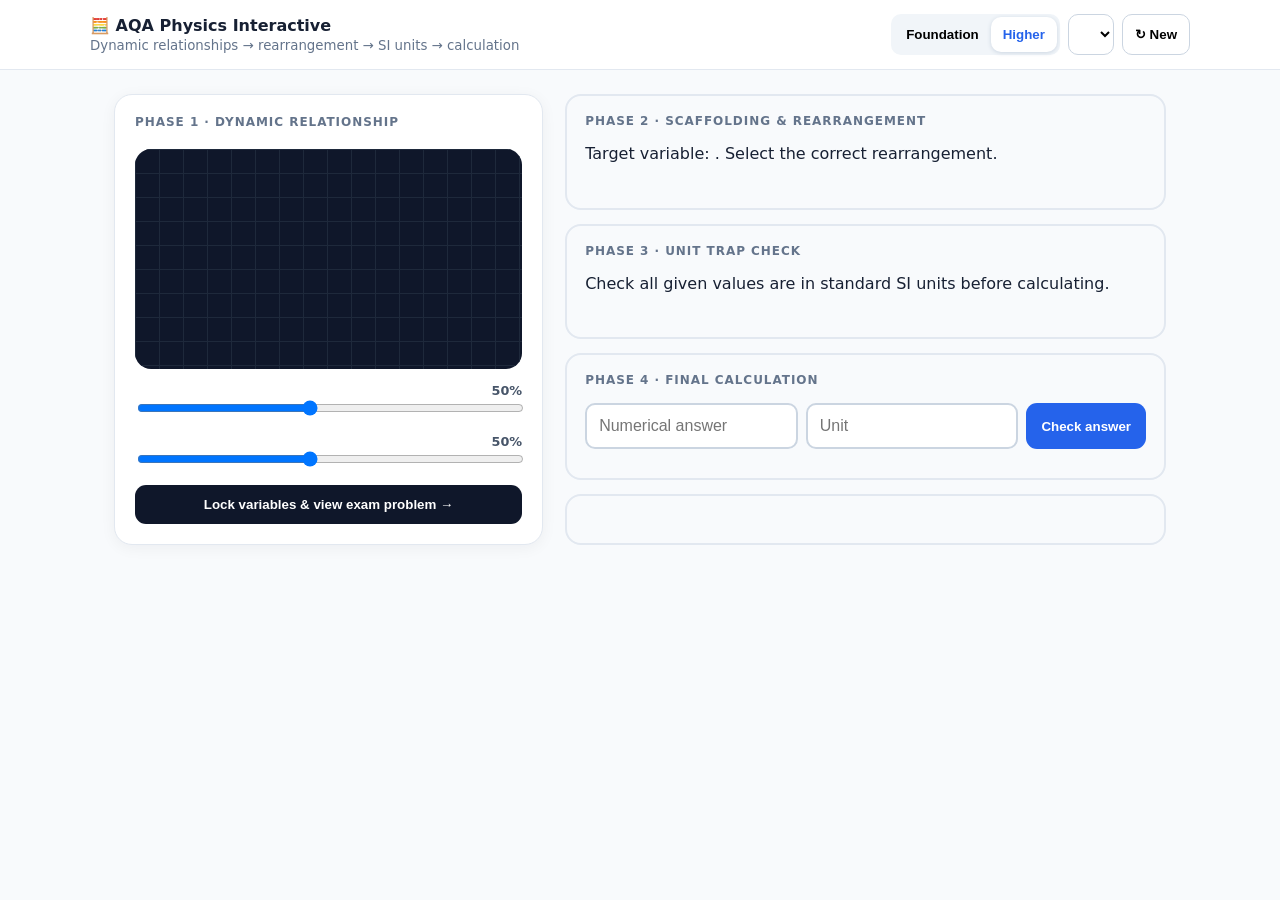
<file: tools/aqa-physics-interactive-fixed.html>
<!doctype html><html lang="en"><head><meta charset="utf-8"><meta name="viewport" content="width=device-width,initial-scale=1"><title>AQA Physics Interactive</title></head><body><p id="loading" style="font-family:system-ui;padding:20px">Loading Physics Interactive…</p><script>(async()=>{try{let html=await fetch('aqa-physics-interactive.html',{cache:'no-store'}).then(r=>{if(!r.ok)throw new Error('Could not load simulator');return r.text()});html=html.replace("let m=r(200,1000),v:r=undefined;v=rand(5,25);","let m=r(200,1000),v=rand(5,25);");document.open();document.write(html);document.close()}catch(err){document.getElementById('loading').textContent='Physics Interactive could not load: '+err.message}})();</script></body></html>
</file>
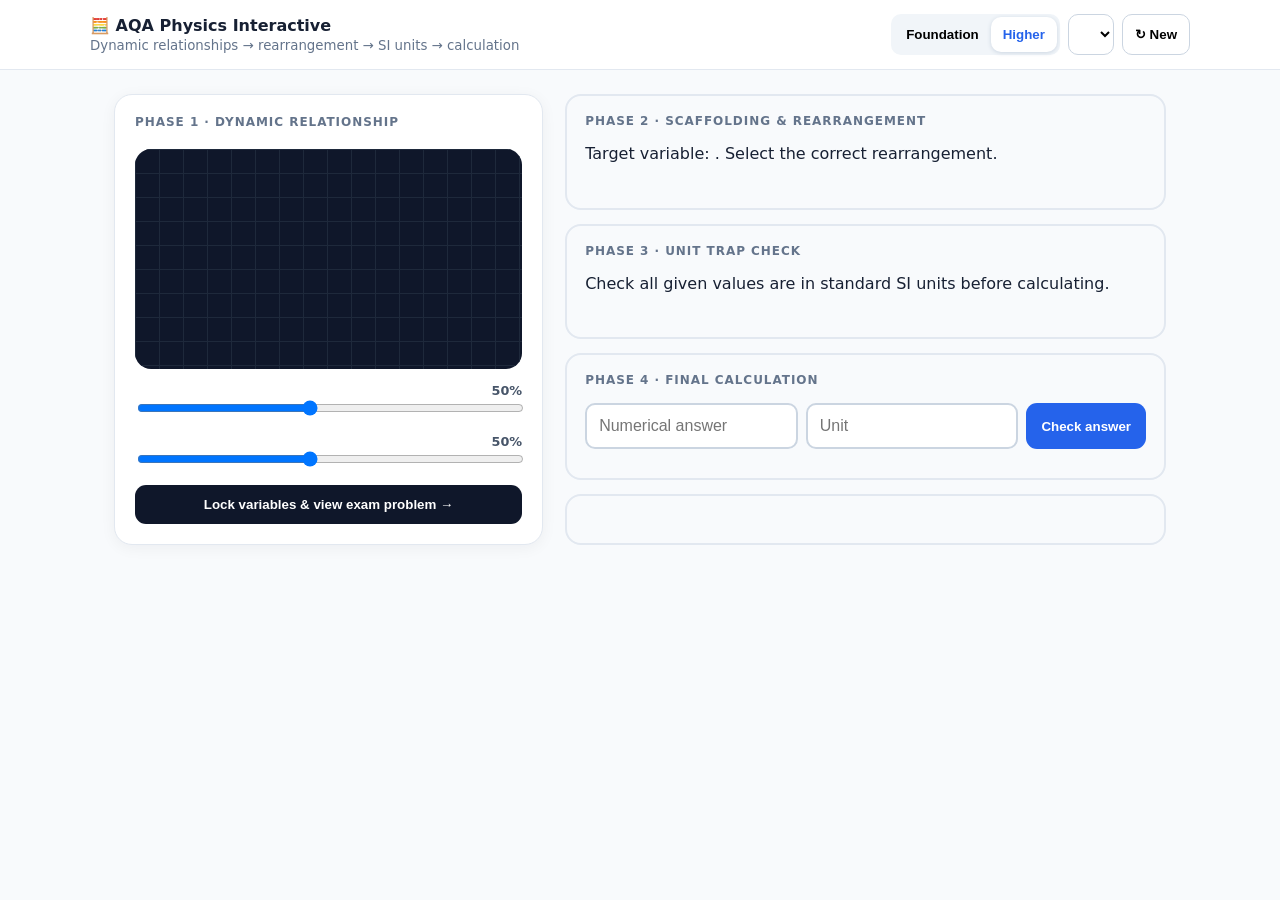
<file: tools/aqa-physics-interactive.html>
<!doctype html><html lang="en"><head><meta charset="utf-8"><meta name="viewport" content="width=device-width,initial-scale=1"><title>AQA Physics Interactive Simulator</title><style>:root{font-family:Inter,system-ui,sans-serif;color:#172033;background:#f8fafc}*{box-sizing:border-box}body{margin:0}.top{position:sticky;top:0;z-index:4;background:#fff;border-bottom:1px solid #e2e8f0;padding:14px}.top-inner{max-width:1100px;margin:auto;display:flex;justify-content:space-between;gap:12px;align-items:center;flex-wrap:wrap}.brand strong{display:block}.brand small{color:#64748b}.controls{display:flex;gap:8px;flex-wrap:wrap}.controls select,.controls button{padding:10px 12px;border:1px solid #cbd5e1;border-radius:10px;background:#fff;font-weight:800}.tier{display:flex;background:#f1f5f9;border-radius:10px;padding:3px}.tier button{border:0;background:transparent}.tier button.active{background:#fff;box-shadow:0 1px 4px #cbd5e1;color:#2563eb}.wrap{max-width:1100px;margin:auto;padding:24px;display:grid;grid-template-columns:5fr 7fr;gap:22px}.card{background:#fff;border:1px solid #e2e8f0;border-radius:18px;padding:20px;box-shadow:0 3px 15px rgba(15,23,42,.05)}.phase{font-size:.75rem;text-transform:uppercase;letter-spacing:.08em;color:#64748b;font-weight:900}.visual{height:220px;border-radius:16px;background:#0f172a;position:relative;overflow:hidden;margin:14px 0;color:#fff}.gridbg{position:absolute;inset:0;background-image:linear-gradient(#1e293b 1px,transparent 1px),linear-gradient(90deg,#1e293b 1px,transparent 1px);background-size:24px 24px}.object{position:absolute;bottom:42px;left:20%;width:80px;height:42px;background:#38bdf8;border-radius:10px;transition:.25s}.vector{position:absolute;height:8px;background:linear-gradient(90deg,#f59e0b,#ef4444);bottom:58px;left:30%;border-radius:999px;transition:.25s}.energy{position:absolute;bottom:26px;left:30px;width:55px;background:linear-gradient(#22c55e,#16a34a);border-radius:8px 8px 0 0;transition:.25s}.wave{position:absolute;inset:35px 20px;background-repeat:repeat-x;background-size:80px 80px;background-image:url("data:image/svg+xml,%3Csvg xmlns='http://www.w3.org/2000/svg' width='80' height='80'%3E%3Cpath d='M0 40 Q20 5 40 40 T80 40' fill='none' stroke='%2338bdf8' stroke-width='4'/%3E%3C/svg%3E");transition:.25s}.circuit{position:absolute;inset:40px;border:4px solid #38bdf8;border-radius:16px}.electron{position:absolute;width:12px;height:12px;background:#facc15;border-radius:50%;top:-8px;left:10%;animation:flow 2s linear infinite}@keyframes flow{to{left:90%}}.slider-row{margin:14px 0}.slider-row label{display:flex;justify-content:space-between;font-size:.8rem;font-weight:800;color:#475569}.slider-row input{width:100%}.scenario{background:#eff6ff;border:2px solid #93c5fd;border-radius:16px;padding:18px;font-size:1.05rem;line-height:1.55}.steps{display:grid;gap:14px}.step{border:2px solid #e2e8f0;border-radius:16px;padding:18px}.step.active{border-color:#3b82f6;box-shadow:0 0 0 4px #dbeafe}.step.done{border-color:#22c55e}.formula-grid{display:grid;grid-template-columns:repeat(3,1fr);gap:8px}.formula{padding:12px;border:2px solid #e2e8f0;background:#fff;border-radius:10px;font:700 1rem ui-monospace,monospace;cursor:pointer}.formula:hover{border-color:#60a5fa}.input-row{display:flex;gap:8px;flex-wrap:wrap}.input-row input,.input-row select{padding:12px;border:2px solid #cbd5e1;border-radius:10px;font-size:1rem;min-width:0;flex:1}.btn{padding:12px 15px;border:0;border-radius:11px;font-weight:900;cursor:pointer;background:#e2e8f0}.btn.primary{background:#2563eb;color:#fff}.btn.dark{background:#0f172a;color:#fff;width:100%}.feedback{position:fixed;right:18px;bottom:18px;max-width:350px;padding:15px 18px;border-radius:14px;background:#0f172a;color:#fff;box-shadow:0 12px 35px #0003;z-index:10}.feedback.good{background:#166534}.feedback.bad{background:#991b1b}.hint{margin-top:12px;background:#eef2ff;border:1px solid #c7d2fe;padding:12px;border-radius:10px;color:#3730a3}.complete{text-align:center;padding:22px;background:#f0fdf4;border-radius:14px}.complete strong{font-size:1.5rem;color:#15803d}.hidden{display:none!important}@media(max-width:820px){.wrap{grid-template-columns:1fr;padding:14px}.formula-grid{grid-template-columns:1fr}.top-inner{align-items:flex-start}.controls{width:100%}.controls select{flex:1}}</style></head><body><header class="top"><div class="top-inner"><div class="brand"><strong>🧮 AQA Physics Interactive</strong><small>Dynamic relationships → rearrangement → SI units → calculation</small></div><div class="controls"><div class="tier"><button data-tier="Foundation">Foundation</button><button data-tier="Higher" class="active">Higher</button></div><select id="eqSelect"></select><button id="refresh">↻ New</button></div></div></header><main class="wrap"><section><article class="card"><div class="phase">Phase 1 · Dynamic relationship</div><h2 id="eqTitle"></h2><div id="visual" class="visual"><div class="gridbg"></div><div id="visualInner"></div></div><div class="slider-row"><label><span id="label1"></span><b id="val1">50%</b></label><input id="s1" type="range" min="10" max="100" value="50"></div><div class="slider-row"><label><span id="label2"></span><b id="val2">50%</b></label><input id="s2" type="range" min="10" max="100" value="50"></div><button id="lock" class="btn dark">Lock variables & view exam problem →</button></article><article id="scenarioCard" class="scenario hidden"><b>AQA-style exam scenario</b><p id="scenario"></p></article></section><section class="steps"><article id="step2" class="step"><div class="phase">Phase 2 · Scaffolding & rearrangement</div><p>Target variable: <strong id="targetName"></strong>. Select the correct rearrangement.</p><div id="formulaGrid" class="formula-grid"></div><div id="formulaHint" class="hint hidden"></div></article><article id="step3" class="step"><div class="phase">Phase 3 · Unit trap check</div><p>Check all given values are in standard SI units before calculating.</p><div id="givens"></div><div id="conversion" class="input-row hidden"><input id="convVal" type="number" step="any" placeholder="Converted value"><input id="convUnit" placeholder="SI unit"><button id="checkConv" class="btn primary">Check conversion</button></div><button id="noTrap" class="btn primary hidden">Units checked →</button></article><article id="step4" class="step"><div class="phase">Phase 4 · Final calculation</div><p id="calcPrompt"></p><div class="input-row"><input id="answer" type="number" step="any" placeholder="Numerical answer"><input id="answerUnit" placeholder="Unit"><button id="checkAnswer" class="btn primary">Check answer</button></div><div id="calcHint" class="hint hidden"></div></article><article id="step5" class="step"><div class="complete hidden" id="complete"><div style="font-size:2rem">✅</div><strong>Full-mark calculation</strong><p>Correct formula, SI units, value and final unit.</p><button id="another" class="btn primary">Try another question</button></div></article></section></main><div id="feedback" class="feedback hidden"></div><script>const E={"F=ma":{t:"Newton's Second Law",c:'mechanics',v:['F','m','a'],n:{F:'Resultant force',m:'Mass',a:'Acceleration'},u:{F:'N',m:'kg',a:'m/s²'},f:{F:'F=m×a',m:'m=F÷a',a:'a=F÷m'},trap:{m:['g',1000,'divide by 1000 to convert g to kg']},gen:()=>{let m=r(500,2000),a=rf(1,5);return{m,a,F:round(m*a)}},q:(x,d)=>x==='F'?`A vehicle has mass ${d.m} and acceleration ${d.a}. Calculate the resultant force.`:x==='m'?`A resultant force of ${d.F} causes acceleration ${d.a}. Calculate the mass.`:`A force of ${d.F} acts on mass ${d.m}. Calculate the acceleration.`},"W=mg":{t:'Weight & Gravity',c:'mechanics',v:['W','m','g'],n:{W:'Weight',m:'Mass',g:'Gravitational field strength'},u:{W:'N',m:'kg',g:'N/kg'},f:{W:'W=m×g',m:'m=W÷g',g:'g=W÷m'},trap:{m:['g',1000,'divide by 1000 to convert g to kg']},gen:()=>{let m=r(10,100),g:9.8;return{m,g,W:round(m*g)}},q:(x,d)=>x==='W'?`An object has mass ${d.m} where g=${d.g}. Calculate weight.`:x==='m'?`An object weighs ${d.W} where g=${d.g}. Calculate mass.`:`An object of mass ${d.m} weighs ${d.W}. Calculate g.`},"W=Fs":{t:'Work Done',c:'mechanics',v:['W','F','s'],n:{W:'Work done',F:'Force',s:'Distance'},u:{W:'J',F:'N',s:'m'},f:{W:'W=F×s',F:'F=W÷s',s:'s=W÷F'},trap:{s:['km',.001,'multiply km by 1000 to convert to m']},gen:()=>{let F=r(50,500),s=r(2,40);return{F,s,W:F*s}},q:(x,d)=>x==='W'?`A force of ${d.F} moves an object ${d.s}. Calculate work done.`:x==='F'?`${d.W} of work moves an object ${d.s}. Calculate force.`:`A force of ${d.F} transfers ${d.W}. Calculate distance.`},"Ek=0.5mv²":{t:'Kinetic Energy',c:'energy',v:['Ek','m','v'],n:{Ek:'Kinetic energy',m:'Mass',v:'Speed'},u:{Ek:'J',m:'kg',v:'m/s'},f:{Ek:'Ek=½mv²',m:'m=2Ek÷v²',v:'v=√(2Ek÷m)'},trap:{m:['g',1000,'divide by 1000 to convert g to kg']},gen:()=>{let m=r(200,1000),v:r=undefined;v=rand(5,25);return{m,v,Ek:.5*m*v*v}},q:(x,d)=>x==='Ek'?`A car of mass ${d.m} travels at ${d.v}. Calculate kinetic energy.`:x==='m'?`An object travelling at ${d.v} has ${d.Ek} kinetic energy. Calculate mass.`:`A mass ${d.m} has ${d.Ek} kinetic energy. Calculate speed.`},"Ep=mgh":{t:'Gravitational Potential Energy',c:'energy',v:['Ep','m','h'],n:{Ep:'GPE',m:'Mass',h:'Height'},u:{Ep:'J',m:'kg',h:'m'},f:{Ep:'Ep=mgh',m:'m=Ep÷gh',h:'h=Ep÷mg'},trap:{m:['g',1000,'divide by 1000 to convert g to kg']},gen:()=>{let m=rand(5,50),h=rand(2,50),g=9.8;return{m,h,Ep:round(m*g*h)}},q:(x,d)=>x==='Ep'?`A mass ${d.m} is lifted ${d.h}. Calculate GPE gained using g=9.8 N/kg.`:x==='m'?`An object gains ${d.Ep} GPE when lifted ${d.h}. Calculate mass.`:`A ${d.m} mass gains ${d.Ep} GPE. Calculate height.`},"P=E/t":{t:'Power & Energy',c:'energy',v:['P','E','t'],n:{P:'Power',E:'Energy',t:'Time'},u:{P:'W',E:'J',t:'s'},f:{P:'P=E÷t',E:'E=P×t',t:'t=E÷P'},trap:{t:['min',1/60,'multiply minutes by 60 to convert to s'],E:['kJ',.001,'multiply kJ by 1000 to convert to J']},gen:()=>{let P=rand(100,1500),t=rand(30,300);return{P,t,E:P*t}},q:(x,d)=>x==='P'?`An appliance transfers ${d.E} in ${d.t}. Calculate power.`:x==='E'?`A ${d.P} appliance runs for ${d.t}. Calculate energy.`:`A ${d.P} appliance transfers ${d.E}. Calculate time.`},"M=Fd":{t:'Moments',c:'mechanics',v:['M','F','d'],n:{M:'Moment',F:'Force',d:'Perpendicular distance'},u:{M:'Nm',F:'N',d:'m'},f:{M:'M=F×d',F:'F=M÷d',d:'d=M÷F'},trap:{d:['cm',100,'divide cm by 100 to convert to m']},gen:()=>{let F=rand(20,300),d=rf(.1,2);return{F,d,M:round(F*d)}},q:(x,d)=>x==='M'?`A force ${d.F} acts ${d.d} from a pivot. Calculate the moment.`:x==='F'?`A moment ${d.M} acts at distance ${d.d}. Calculate force.`:`A force ${d.F} creates moment ${d.M}. Calculate perpendicular distance.`},"F=ke":{t:"Hooke's Law",c:'mechanics',v:['F','k','e'],n:{F:'Force',k:'Spring constant',e:'Extension'},u:{F:'N',k:'N/m',e:'m'},f:{F:'F=k×e',k:'k=F÷e',e:'e=F÷k'},trap:{e:['cm',100,'divide cm by 100 to convert to m']},gen:()=>{let k=rand(50,500),e=rf(.05,.5);return{k,e,F:round(k*e)}},q:(x,d)=>x==='F'?`A spring has k=${d.k} and extension ${d.e}. Calculate force.`:x==='k'?`Force ${d.F} produces extension ${d.e}. Calculate k.`:`Force ${d.F} acts on spring k=${d.k}. Calculate extension.`},"V=IR":{t:"Ohm's Law",c:'electricity',v:['V','I','R'],n:{V:'Potential difference',I:'Current',R:'Resistance'},u:{V:'V',I:'A',R:'Ω'},f:{V:'V=I×R',I:'I=V÷R',R:'R=V÷I'},trap:{I:['mA',1000,'divide mA by 1000 to convert to A']},gen:()=>{let I=rf(.2,5),R=rand(5,100);return{I,R,V:round(I*R)}},q:(x,d)=>x==='V'?`A resistor ${d.R} carries current ${d.I}. Calculate potential difference.`:x==='I'?`Potential difference ${d.V} is across resistance ${d.R}. Calculate current.`:`Potential difference ${d.V} causes current ${d.I}. Calculate resistance.`},"Q=It":{t:'Charge Flow',c:'electricity',v:['Q','I','t'],n:{Q:'Charge',I:'Current',t:'Time'},u:{Q:'C',I:'A',t:'s'},f:{Q:'Q=I×t',I:'I=Q÷t',t:'t=Q÷I'},trap:{t:['min',1/60,'multiply minutes by 60 to convert to s'],I:['mA',1000,'divide mA by 1000 to convert to A']},gen:()=>{let I=rf(.2,5),t=rand(30,300);return{I,t,Q:round(I*t)}},q:(x,d)=>x==='Q'?`A current ${d.I} flows for ${d.t}. Calculate charge.`:x==='I'?`${d.Q} charge flows in ${d.t}. Calculate current.`:`Current ${d.I} transfers ${d.Q}. Calculate time.`},"P=VI":{t:'Electrical Power',c:'electricity',v:['P','V','I'],n:{P:'Power',V:'Potential difference',I:'Current'},u:{P:'W',V:'V',I:'A'},f:{P:'P=V×I',V:'V=P÷I',I:'I=P÷V'},trap:{I:['mA',1000,'divide mA by 1000 to convert to A']},gen:()=>{let V=[6,12,230][rand(0,2)],I=rf(.2,10);return{V,I,P:round(V*I)}},q:(x,d)=>x==='P'?`An appliance at ${d.V} draws ${d.I}. Calculate power.`:x==='V'?`A ${d.P} appliance draws ${d.I}. Calculate potential difference.`:`A ${d.P} appliance runs at ${d.V}. Calculate current.`},"E=QV":{t:'Energy & Charge',c:'electricity',v:['E','Q','V'],n:{E:'Energy',Q:'Charge',V:'Potential difference'},u:{E:'J',Q:'C',V:'V'},f:{E:'E=Q×V',Q:'Q=E÷V',V:'V=E÷Q'},trap:{E:['kJ',.001,'multiply kJ by 1000 to convert to J']},gen:()=>{let Q=rand(5,50),V=[6,12,230][rand(0,2)];return{Q,V,E:Q*V}},q:(x,d)=>x==='E'?`${d.Q} charge moves through ${d.V}. Calculate energy.`:x==='Q'?`${d.E} energy is transferred at ${d.V}. Calculate charge.`:`${d.E} energy transfers with ${d.Q} charge. Calculate potential difference.`},"v=fλ":{t:'Wave Speed',c:'waves',v:['v','f','λ'],n:{v:'Wave speed',f:'Frequency',λ:'Wavelength'},u:{v:'m/s',f:'Hz',λ:'m'},f:{v:'v=f×λ',f:'f=v÷λ',λ:'λ=v÷f'},trap:{λ:['cm',100,'divide cm by 100 to convert to m']},gen:()=>{let f=rand(20,600),λ=rf(.1,2);return{f,λ,v:round(f*λ)}},q:(x,d)=>x==='v'?`A wave has frequency ${d.f} and wavelength ${d.λ}. Calculate speed.`:x==='f'?`A wave travels at ${d.v} with wavelength ${d.λ}. Calculate frequency.`:`A wave travels at ${d.v} with frequency ${d.f}. Calculate wavelength.`},"s=vt":{t:'Distance & Speed',c:'mechanics',v:['s','v','t'],n:{s:'Distance',v:'Speed',t:'Time'},u:{s:'m',v:'m/s',t:'s'},f:{s:'s=v×t',v:'v=s÷t',t:'t=s÷v'},trap:{t:['min',1/60,'multiply minutes by 60 to convert to s']},gen:()=>{let v=rf(1,20),t=rand(10,300);return{v,t,s:round(v*t)}},q:(x,d)=>x==='s'?`An object moves at ${d.v} for ${d.t}. Calculate distance.`:x==='v'?`An object travels ${d.s} in ${d.t}. Calculate speed.`:`An object travels ${d.s} at ${d.v}. Calculate time.`},"p=mv":{t:'Momentum',c:'mechanics',v:['p','m','v'],n:{p:'Momentum',m:'Mass',v:'Velocity'},u:{p:'kg m/s',m:'kg',v:'m/s'},f:{p:'p=m×v',m:'m=p÷v',v:'v=p÷m'},trap:{m:['g',1000,'divide g by 1000 to convert to kg']},gen:()=>{let m=rand(50,2000),v=rf(1,30);return{m,v,p:round(m*v)}},q:(x,d)=>x==='p'?`A mass ${d.m} moves at velocity ${d.v}. Calculate momentum.`:x==='m'?`Momentum is ${d.p} at velocity ${d.v}. Calculate mass.`:`Mass ${d.m} has momentum ${d.p}. Calculate velocity.`}};function rand(a,b){return Math.floor(Math.random()*(b-a+1))+a}function r(a,b){return rand(a,b)}function rf(a,b){return Math.round((a+Math.random()*(b-a))*100)/100}function round(x){return Math.round(x*100)/100}let tier='Higher',id='F=ma',q=null,step=1,attempts=0,chosen='';const $=x=>document.getElementById(x);function solve(eq,target,v){switch(id){case'F=ma':return target==='F'?v.m*v.a:target==='m'?v.F/v.a:v.F/v.m;case'W=mg':return target==='W'?v.m*v.g:target==='m'?v.W/v.g:v.W/v.m;case'W=Fs':return target==='W'?v.F*v.s:target==='F'?v.W/v.s:v.W/v.F;case'Ek=0.5mv²':return target==='Ek'?.5*v.m*v.v*v.v:target==='m'?2*v.Ek/(v.v*v.v):Math.sqrt(2*v.Ek/v.m);case'Ep=mgh':return target==='Ep'?v.m*9.8*v.h:target==='m'?v.Ep/(9.8*v.h):v.Ep/(9.8*v.m);case'P=E/t':return target==='P'?v.E/v.t:target==='E'?v.P*v.t:v.E/v.P;case'M=Fd':return target==='M'?v.F*v.d:target==='F'?v.M/v.d:v.M/v.F;case'F=ke':return target==='F'?v.k*v.e:target==='k'?v.F/v.e:v.F/v.k;case'V=IR':return target==='V'?v.I*v.R:target==='I'?v.V/v.R:v.V/v.I;case'Q=It':return target==='Q'?v.I*v.t:target==='I'?v.Q/v.t:v.Q/v.I;case'P=VI':return target==='P'?v.V*v.I:target==='V'?v.P/v.I:v.P/v.V;case'E=QV':return target==='E'?v.Q*v.V:target==='Q'?v.E/v.V:v.E/v.Q;case'v=fλ':return target==='v'?v.f*v['λ']:target==='f'?v.v/v['λ']:v.v/v.f;case's=vt':return target==='s'?v.v*v.t:target==='v'?v.s/v.t:v.s/v.v;case'p=mv':return target==='p'?v.m*v.v:target==='m'?v.p/v.v:v.p/v.m}}function dispVal(eq,k,val,trap){if(trap&&trap.k===k)return `${round(val*trap.mult)} ${trap.unit}`;return `${val} ${eq.u[k]}`}function newQ(){let eq=E[id],vals=eq.gen(),target=eq.v[rand(0,eq.v.length-1)],poss=eq.v.filter(k=>k!==target&&eq.trap?.[k]),trap=null;if(tier==='Higher'&&poss.length&&Math.random()>.4){let k=poss[rand(0,poss.length-1)],x=eq.trap[k];trap={k,unit:x[0],mult:x[1],rule:x[2]}}let d={};eq.v.forEach(k=>d[k]=dispVal(eq,k,vals[k],trap));q={eq,vals,target,trap,d};step=1;attempts=0;chosen='';$('eqTitle').textContent=eq.t;$('scenario').textContent=eq.q(target,d);$('targetName').textContent=`${eq.n[target]} (${target})`;$('calcPrompt').textContent=`Calculate ${eq.n[target]} (${target}) and give the correct unit.`;$('s1').value=50;$('s2').value=50;$('val1').textContent='50%';$('val2').textContent='50%';$('label1').textContent=eq.n[eq.v[1]];$('label2').textContent=eq.n[eq.v[2]];renderVisual();renderFormulas();renderSteps()}function renderVisual(){let eq=q?.eq||E[id],a=+$('s1').value,b=+$('s2').value,out='';if(eq.c==='electricity')out='<div class="circuit"><i class="electron"></i></div>';else if(eq.c==='waves')out=`<div class="wave" style="transform:scaleY(${.4+b/100}) scaleX(${.6+a/150})"></div>`;else if(eq.c==='energy')out=`<div class="energy" style="height:${35+a*1.35}px"></div><div class="energy" style="left:120px;height:${35+b*1.35}px;background:linear-gradient(#38bdf8,#2563eb)"></div>`;else out=`<div class="vector" style="width:${40+a*1.5}px"></div><div class="object" style="transform:scale(${.7+b/180}) translateX(${a/8}px)"></div>`;$('visualInner').innerHTML=out}function renderFormulas(){let arr=Object.values(q.eq.f);$('formulaGrid').innerHTML=arr.map(x=>`<button class="formula" data-f="${x}">${x}</button>`).join('');$('formulaGrid').querySelectorAll('button').forEach(b=>b.onclick=()=>formula(b.dataset.f))}function renderSteps(){['step2','step3','step4','step5'].forEach((x,i)=>{$(x).classList.toggle('active',step===i+2);$(x).classList.toggle('done',step>i+2)});$('scenarioCard').classList.toggle('hidden',step<2);$('conversion').classList.toggle('hidden',!(step===3&&q.trap));$('noTrap').classList.toggle('hidden',!(step===3&&!q.trap));$('complete').classList.toggle('hidden',step<5);$('givens').innerHTML=q.eq.v.filter(k=>k!==q.target).map(k=>`<p><b>${q.eq.n[k]}:</b> ${q.d[k]}${q.trap?.k===k?' ⚠️':''}</p>`).join('');$('formulaHint').classList.toggle('hidden',attempts<2);$('formulaHint').textContent=`Base relationship: ${q.eq.f[q.eq.v[0]]}. Rearrange so ${q.target} is alone.`}function toast(ok,msg){$('feedback').textContent=msg;$('feedback').className=`feedback ${ok?'good':'bad'}`;setTimeout(()=>$('feedback').classList.add('hidden'),3000)}function formula(f){chosen=f;if(f===q.eq.f[q.target]){step=3;toast(true,'Correct rearrangement. Now check SI units.')}else{attempts++;toast(false,'Not quite — rearrange so the target variable is alone.')}renderSteps()}function checkConv(){let val=parseFloat($('convVal').value),unit=$('convUnit').value.trim(),expected=q.vals[q.trap.k],ok=Math.abs(val-expected)<=Math.max(.01,Math.abs(expected)*.02)&&unit===q.eq.u[q.trap.k];if(ok){step=4;toast(true,'Correct SI conversion.')}else toast(false,`Check the conversion: ${q.trap.rule}; unit ${q.eq.u[q.trap.k]}.`);renderSteps()}function checkFinal(){let val=parseFloat($('answer').value),unit=$('answerUnit').value.trim(),expected=solve(q.eq,q.target,q.vals),ok=Math.abs(val-expected)<=Math.max(.05,Math.abs(expected)*.03)&&unit===q.eq.u[q.target];if(ok){step=5;toast(true,'Full marks: correct value and unit.');parent.postMessage({type:'gcse-course-tool-result',tool:'physics-interactive',equation:id,success:true},'*')}else{$('calcHint').classList.remove('hidden');$('calcHint').textContent=`Check your substitution into ${chosen||q.eq.f[q.target]}. Expected unit: ${q.eq.u[q.target]}.`;toast(false,'Check the calculation and unit.')}renderSteps()}Object.keys(E).forEach(k=>$('eqSelect').insertAdjacentHTML('beforeend',`<option value="${k}">${E[k].t} (${k})</option>`));$('eqSelect').onchange=e=>{id=e.target.value;newQ()};document.querySelectorAll('[data-tier]').forEach(b=>b.onclick=()=>{tier=b.dataset.tier;document.querySelectorAll('[data-tier]').forEach(x=>x.classList.toggle('active',x===b));newQ()});$('refresh').onclick=newQ;$('s1').oninput=e=>{$('val1').textContent=e.target.value+'%';renderVisual()};$('s2').oninput=e=>{$('val2').textContent=e.target.value+'%';renderVisual()};$('lock').onclick=()=>{step=2;renderSteps()};$('noTrap').onclick=()=>{step=4;renderSteps()};$('checkConv').onclick=checkConv;$('checkAnswer').onclick=checkFinal;$('another').onclick=newQ;newQ();</script></body></html>
</file>
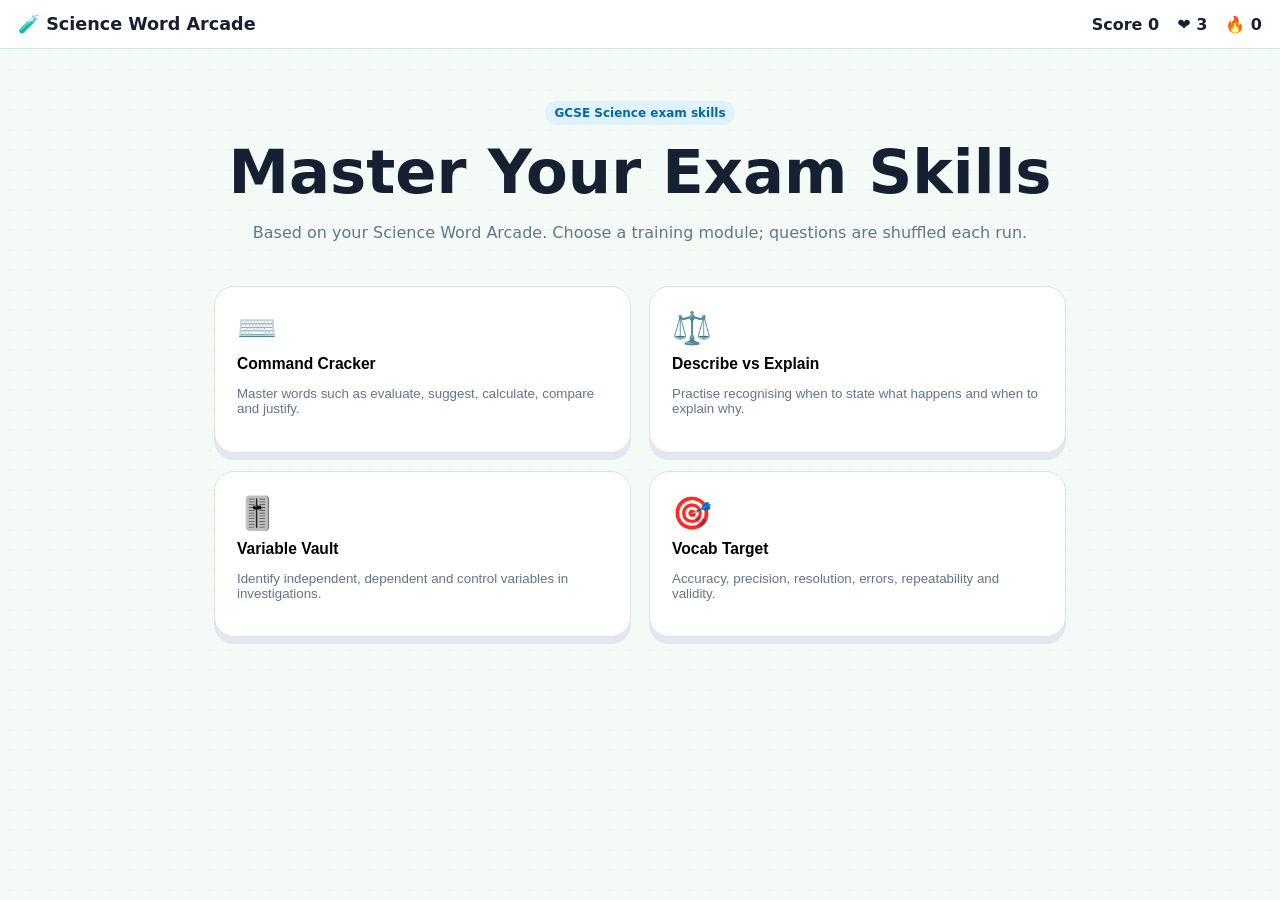
<file: tools/science-word-arcade.html>
<!doctype html><html lang="en"><head><meta charset="utf-8"><meta name="viewport" content="width=device-width,initial-scale=1"><title>Science Word Arcade</title><style>:root{font-family:Inter,system-ui,sans-serif;color:#172033;background:#f4fbf7}*{box-sizing:border-box}body{margin:0;background:radial-gradient(#dcfce7 1px,transparent 1px) 0 0/20px 20px;min-height:100vh}.top{position:sticky;top:0;z-index:5;background:#fff;border-bottom:1px solid #dbe5df;padding:14px 18px;display:flex;justify-content:space-between;align-items:center}.brand{font-weight:900;font-size:1.1rem}.hud{display:flex;gap:18px;font-weight:800}.wrap{max-width:900px;margin:auto;padding:24px}.hero{text-align:center;padding:28px 12px}.hero h1{font-size:clamp(2rem,6vw,3.8rem);margin:.2em 0}.hero p{color:#64748b}.grid{display:grid;grid-template-columns:repeat(2,minmax(0,1fr));gap:18px}.mode,.card{background:#fff;border:1px solid #dbe5df;border-radius:20px;padding:22px;box-shadow:0 7px 0 #e2e8f0}.mode{cursor:pointer;text-align:left;transition:.15s}.mode:hover{transform:translateY(-2px);border-color:#60a5fa}.mode span{font-size:2rem}.mode h3{margin:.5rem 0}.mode p{color:#64748b}.hidden{display:none!important}.game{max-width:720px;margin:auto}.bar{height:10px;background:#e2e8f0;border-radius:999px;overflow:hidden;margin:14px 0 24px}.bar i{display:block;height:100%;background:#3b82f6;width:0;transition:.25s}.meta{display:flex;justify-content:space-between;gap:12px;color:#64748b;font-weight:800;font-size:.85rem}.question{text-align:center;font-size:1.55rem;font-weight:900;line-height:1.35;margin:30px auto;max-width:620px}.scenario{display:block;color:#2563eb;font-size:.78rem;text-transform:uppercase;letter-spacing:.08em;margin-bottom:8px}.answers{display:grid;grid-template-columns:repeat(2,minmax(0,1fr));gap:12px}.answer,.button{border:1px solid #cbd5e1;background:#fff;border-radius:14px;padding:15px;font-weight:800;cursor:pointer}.answer:hover{border-color:#3b82f6;background:#eff6ff}.answer.correct{border-color:#22c55e;background:#f0fdf4;color:#15803d}.answer.wrong{border-color:#ef4444;background:#fef2f2;color:#b91c1c}.feedback{margin-top:18px;padding:16px;border-radius:14px;background:#eff6ff;border:1px solid #bfdbfe}.feedback.bad{background:#fff7ed;border-color:#fed7aa}.actions{display:flex;gap:10px;margin-top:16px}.button.primary{background:#2563eb;color:#fff;border-color:#2563eb}.review article{background:#f8fafc;border:1px solid #e2e8f0;border-radius:14px;padding:14px;margin:10px 0}.review strong{color:#15803d}.summary{text-align:center}.summary .score{font-size:3.5rem;font-weight:1000;color:#2563eb}.summary-grid{display:grid;grid-template-columns:repeat(3,1fr);gap:10px;margin:18px 0}.summary-grid div{background:#f8fafc;border-radius:12px;padding:12px}.pill{display:inline-flex;background:#e0f2fe;color:#0369a1;padding:5px 9px;border-radius:999px;font-weight:800;font-size:.75rem}@media(max-width:650px){.grid,.answers{grid-template-columns:1fr}.wrap{padding:16px}.top{align-items:flex-start}.hud{gap:9px;font-size:.85rem}.summary-grid{grid-template-columns:1fr}}</style></head><body><header class="top"><div class="brand">🧪 Science Word Arcade</div><div class="hud"><span>Score <b id="score">0</b></span><span>❤️ <b id="lives">3</b></span><span>🔥 <b id="streak">0</b></span></div></header><main class="wrap"><section id="menu"><div class="hero"><span class="pill">GCSE Science exam skills</span><h1>Master Your Exam Skills</h1><p>Based on your Science Word Arcade. Choose a training module; questions are shuffled each run.</p></div><div class="grid"><button class="mode" data-mode="commands"><span>⌨️</span><h3>Command Cracker</h3><p>Master words such as evaluate, suggest, calculate, compare and justify.</p></button><button class="mode" data-mode="describeVsExplain"><span>⚖️</span><h3>Describe vs Explain</h3><p>Practise recognising when to state what happens and when to explain why.</p></button><button class="mode" data-mode="variables"><span>🎚️</span><h3>Variable Vault</h3><p>Identify independent, dependent and control variables in investigations.</p></button><button class="mode" data-mode="vocab"><span>🎯</span><h3>Vocab Target</h3><p>Accuracy, precision, resolution, errors, repeatability and validity.</p></button></div></section><section id="game" class="game card hidden"><div class="meta"><button class="button" id="quit">← Menu</button><span id="counter">Q 1/10</span><span id="moduleName"></span></div><div class="bar"><i id="progress"></i></div><div id="question" class="question"></div><div id="answers" class="answers"></div><div id="feedback" class="feedback hidden"></div><div class="actions"><button id="next" class="button primary hidden">Next question →</button></div></section><section id="end" class="card summary hidden"><div id="endIcon" style="font-size:3rem">🏆</div><h2 id="endTitle">Module complete</h2><div class="score" id="finalScore">0</div><div class="summary-grid"><div><small>Accuracy</small><strong id="accuracy">0%</strong></div><div><small>Best streak</small><strong id="bestStreak">0</strong></div><div><small>Correct</small><strong id="correctTotal">0</strong></div></div><div class="actions" style="justify-content:center"><button id="reviewBtn" class="button">Review errors</button><button id="menuBtn" class="button primary">Back to menu</button></div><div id="review" class="review hidden"></div></section></main><script>const DB={commands:[{q:"Which word means to recall facts, events or processes accurately?",o:["Describe","Explain","Evaluate","State"],a:"Describe",h:"Describe tells the examiner what happens or what is present."},{q:"Which word means to make something clear or give reasons for it?",o:["State","Describe","Explain","Calculate"],a:"Explain",h:"Explain needs scientific reasons or mechanisms."},{q:"Which word asks you to consider evidence for and against before making a judgement?",o:["Compare","Evaluate","Suggest","Determine"],a:"Evaluate",h:"Evaluation weighs evidence and finishes with a supported judgement."},{q:"Which word asks for similarities and/or differences?",o:["Compare","State","Explain","Evaluate"],a:"Compare",h:"Use paired statements such as both, whereas or however."},{q:"Which word asks you to propose a sensible possible answer using your knowledge?",o:["Suggest","Calculate","Define","Outline"],a:"Suggest",h:"A suggestion should be scientifically plausible and linked to the context."},{q:"Which word asks for the exact meaning of a term?",o:["Define","Describe","Evaluate","Predict"],a:"Define",h:"Give a precise scientific meaning."},{q:"Which word asks you to work out an answer using numbers?",o:["Calculate","Determine","Estimate","Plot"],a:"Calculate",h:"Show your equation, substitution, working and unit."},{q:"Which word means support an answer or conclusion with evidence?",o:["Justify","Describe","State","Outline"],a:"Justify",h:"Give evidence or a scientific reason that supports the choice."},{q:"Which word asks for a short precise fact without explanation?",o:["State","Explain","Evaluate","Compare"],a:"State",h:"Keep it concise and factual."},{q:"Which word means reach a conclusion from information provided?",o:["Deduce","Suggest","Predict","Sketch"],a:"Deduce",h:"Use the evidence given to infer the answer."},{q:"Which word asks only for differences?",o:["Contrast","Compare","Describe","Evaluate"],a:"Contrast",h:"Contrast focuses on differences."},{q:"Which word asks you to mark data points accurately on a graph?",o:["Plot","Sketch","Draw","Calculate"],a:"Plot",h:"Plot requires accurate coordinates."}],describeVsExplain:[{q:"The line on the graph rises steadily then levels off.",o:["Describe","Explain"],a:"Describe",h:"It states what the graph does but not why."},{q:"The rate increases because there are more frequent successful collisions.",o:["Describe","Explain"],a:"Explain",h:"It gives a scientific mechanism."},{q:"What happens to current when more lamps are added in series?",o:["Requires a Description","Requires an Explanation"],a:"Requires a Description",h:"The question asks what happens."},{q:"Why does a gas increase in pressure when heated in a fixed container?",o:["Requires a Description","Requires an Explanation"],a:"Requires an Explanation",h:"Why requires the particle mechanism."},{q:"The initial temperature was 20°C and rose to 45°C.",o:["Describe","Explain"],a:"Describe",h:"This reports data only."},{q:"The object accelerates because the resultant force is non-zero.",o:["Describe","Explain"],a:"Explain",h:"The sentence links observation to a physics principle."},{q:"Plant A grew 5 cm taller than Plant B.",o:["Describe","Explain"],a:"Describe",h:"This is an observed difference."},{q:"Plant A grew faster because greater light intensity increased photosynthesis.",o:["Describe","Explain"],a:"Explain",h:"It gives the biological cause."},{q:"The pH fell as hydrogen ion concentration increased.",o:["Describe","Explain"],a:"Explain",h:"It connects the trend to the chemical cause."},{q:"The car slowed as it approached the traffic lights.",o:["Describe","Explain"],a:"Describe",h:"No force or mechanism is given."}],variables:[{s:"Testing how light intensity affects photosynthesis.",q:"Distance from the lamp is the...",o:["Independent Variable","Dependent Variable","Control Variable"],a:"Independent Variable",h:"It is deliberately changed to alter light intensity."},{s:"Testing how light intensity affects photosynthesis.",q:"Oxygen produced per minute is the...",o:["Independent Variable","Dependent Variable","Control Variable"],a:"Dependent Variable",h:"It is the measured outcome."},{s:"Testing how light intensity affects photosynthesis.",q:"Species and size of pondweed is a...",o:["Independent Variable","Dependent Variable","Control Variable"],a:"Control Variable",h:"It should be kept the same for validity."},{s:"Investigating osmosis in potato tissue.",q:"Sugar solution concentration is the...",o:["Independent Variable","Dependent Variable","Control Variable"],a:"Independent Variable",h:"The investigator chooses the concentrations."},{s:"Investigating osmosis in potato tissue.",q:"Percentage change in mass is the...",o:["Independent Variable","Dependent Variable","Control Variable"],a:"Dependent Variable",h:"It is calculated from the results."},{s:"Investigating enzyme activity.",q:"Water-bath temperature is the...",o:["Independent Variable","Dependent Variable","Control Variable"],a:"Independent Variable",h:"It is deliberately changed."},{s:"Investigating enzyme activity.",q:"Time for starch to disappear is the...",o:["Independent Variable","Dependent Variable","Control Variable"],a:"Dependent Variable",h:"It is the measured outcome."},{s:"Investigating rate using marble chips and acid.",q:"Acid concentration when testing surface area is a...",o:["Independent Variable","Dependent Variable","Control Variable"],a:"Control Variable",h:"It must stay constant so only surface area changes."},{s:"Investigating spring extension.",q:"Force added to the spring is the...",o:["Independent Variable","Dependent Variable","Control Variable"],a:"Independent Variable",h:"This is the quantity deliberately changed."},{s:"Investigating spring extension.",q:"Spring extension is the...",o:["Independent Variable","Dependent Variable","Control Variable"],a:"Dependent Variable",h:"This is the measured response."},{s:"Investigating wire resistance.",q:"Wire length is the...",o:["Independent Variable","Dependent Variable","Control Variable"],a:"Independent Variable",h:"Different lengths are deliberately tested."},{s:"Investigating wire resistance.",q:"Wire thickness is a...",o:["Independent Variable","Dependent Variable","Control Variable"],a:"Control Variable",h:"Changing thickness would affect resistance too."}],vocab:[{q:"A measurement close to the true value is...",o:["Accurate","Precise","Valid","Reliable"],a:"Accurate",h:"Accuracy is closeness to the true value."},{q:"Measurements with very little spread are...",o:["Accurate","Precise","Repeatable","Anomalous"],a:"Precise",h:"Precision describes closeness of repeated values to each other."},{q:"The smallest change an instrument can detect is its...",o:["Accuracy","Uncertainty","Resolution","Range"],a:"Resolution",h:"Higher resolution distinguishes smaller changes."},{q:"An error that shifts readings consistently is a...",o:["Random Error","Human Error","Systematic Error","Anomaly"],a:"Systematic Error",h:"Systematic errors affect readings in a consistent direction."},{q:"A result that does not fit the pattern is an...",o:["Mean","Anomaly","Control","Resolution"],a:"Anomaly",h:"An anomalous result does not fit the expected variation or trend."},{q:"When the same person repeats a method and gets similar results, measurements are...",o:["Reproducible","Repeatable","Accurate","Valid"],a:"Repeatable",h:"Repeatability concerns the same person and method/equipment."},{q:"When another person or different equipment gives similar results, they are...",o:["Reproducible","Repeatable","Precise","Valid"],a:"Reproducible",h:"Reproducibility checks whether findings can be reproduced independently."},{q:"The suitability of a method to answer the intended question is...",o:["Validity","Reliability","Accuracy","Precision"],a:"Validity",h:"A valid investigation actually tests the intended relationship."},{q:"A measuring instrument that reads non-zero when it should read zero has a...",o:["Random Error","Zero Error","Parallax Error","Range Error"],a:"Zero Error",h:"Check and correct the instrument zero before measuring."},{q:"Variation that changes unpredictably between readings is...",o:["Systematic Error","Random Error","Zero Error","Calibration"],a:"Random Error",h:"Repeats and averaging can reduce the influence of random error."}]};const names={commands:'Command Cracker',describeVsExplain:'Describe vs Explain',variables:'Variable Vault',vocab:'Vocab Target'};let st={mode:null,score:0,lives:3,streak:0,best:0,correct:0,index:0,pool:[],missed:[]};const $=id=>document.getElementById(id);function shuffle(a){return [...a].sort(()=>Math.random()-.5)}function show(id){['menu','game','end'].forEach(x=>$(x).classList.toggle('hidden',x!==id))}function hud(){$('score').textContent=st.score;$('lives').textContent=st.lives;$('streak').textContent=st.streak}function start(mode){st={mode,score:0,lives:3,streak:0,best:0,correct:0,index:0,pool:shuffle(DB[mode]).slice(0,20),missed:[]};$('moduleName').textContent=names[mode];hud();show('game');render()}function render(){const q=st.pool[st.index];$('counter').textContent=`Q ${st.index+1}/${st.pool.length}`;$('progress').style.width=`${((st.index+1)/st.pool.length)*100}%`;$('feedback').className='feedback hidden';$('next').classList.add('hidden');$('question').innerHTML=`${q.s?`<span class="scenario">${q.s}</span>`:''}${q.q}`;$('answers').innerHTML='';q.o.forEach(opt=>{const b=document.createElement('button');b.className='answer';b.textContent=opt;b.onclick=()=>check(b,opt,q);$('answers').appendChild(b)})}function check(btn,opt,q){[...$('answers').children].forEach(b=>b.disabled=true);const ok=opt===q.a;if(ok){st.streak++;st.best=Math.max(st.best,st.streak);st.correct++;st.score+=100+st.streak*10;btn.classList.add('correct');$('feedback').textContent=`Correct — ${q.h}`;$('feedback').className='feedback'}else{st.lives--;st.streak=0;st.missed.push({q:q.q,a:q.a,h:q.h});btn.classList.add('wrong');[...$('answers').children].forEach(b=>{if(b.textContent===q.a)b.classList.add('correct')});$('feedback').textContent=`Not quite. ${q.h}`;$('feedback').className='feedback bad'}hud();if(st.lives<=0){setTimeout(()=>finish(false),550)}else{$('next').classList.remove('hidden')}}function next(){st.index++;if(st.index>=st.pool.length)finish(true);else render()}function finish(completed){show('end');$('endIcon').textContent=completed?'🏆':'💔';$('endTitle').textContent=completed?'Module complete!':'Out of lives';$('finalScore').textContent=st.score;const attempted=Math.min(st.index+(completed?0:1),st.pool.length)||1;$('accuracy').textContent=`${Math.round(st.correct/attempted*100)}%`;$('bestStreak').textContent=st.best;$('correctTotal').textContent=st.correct;$('reviewBtn').classList.toggle('hidden',!st.missed.length);$('review').classList.add('hidden');localStorage.setItem('gcse-science-word-arcade-last',JSON.stringify({mode:st.mode,score:st.score,accuracy:Math.round(st.correct/attempted*100),date:new Date().toISOString()}));parent.postMessage({type:'gcse-course-tool-result',tool:'word-arcade',mode:st.mode,score:st.score,accuracy:Math.round(st.correct/attempted*100)},'*')}function review(){$('review').classList.toggle('hidden');$('review').innerHTML=st.missed.map((x,i)=>`<article><b>${i+1}. ${x.q}</b><p>Correct answer: <strong>${x.a}</strong></p><p>${x.h}</p></article>`).join('')}document.querySelectorAll('[data-mode]').forEach(b=>b.onclick=()=>start(b.dataset.mode));$('next').onclick=next;$('quit').onclick=() => show('menu');$('menuBtn').onclick=()=>show('menu');$('reviewBtn').onclick=review;hud();</script></body></html>
</file>
